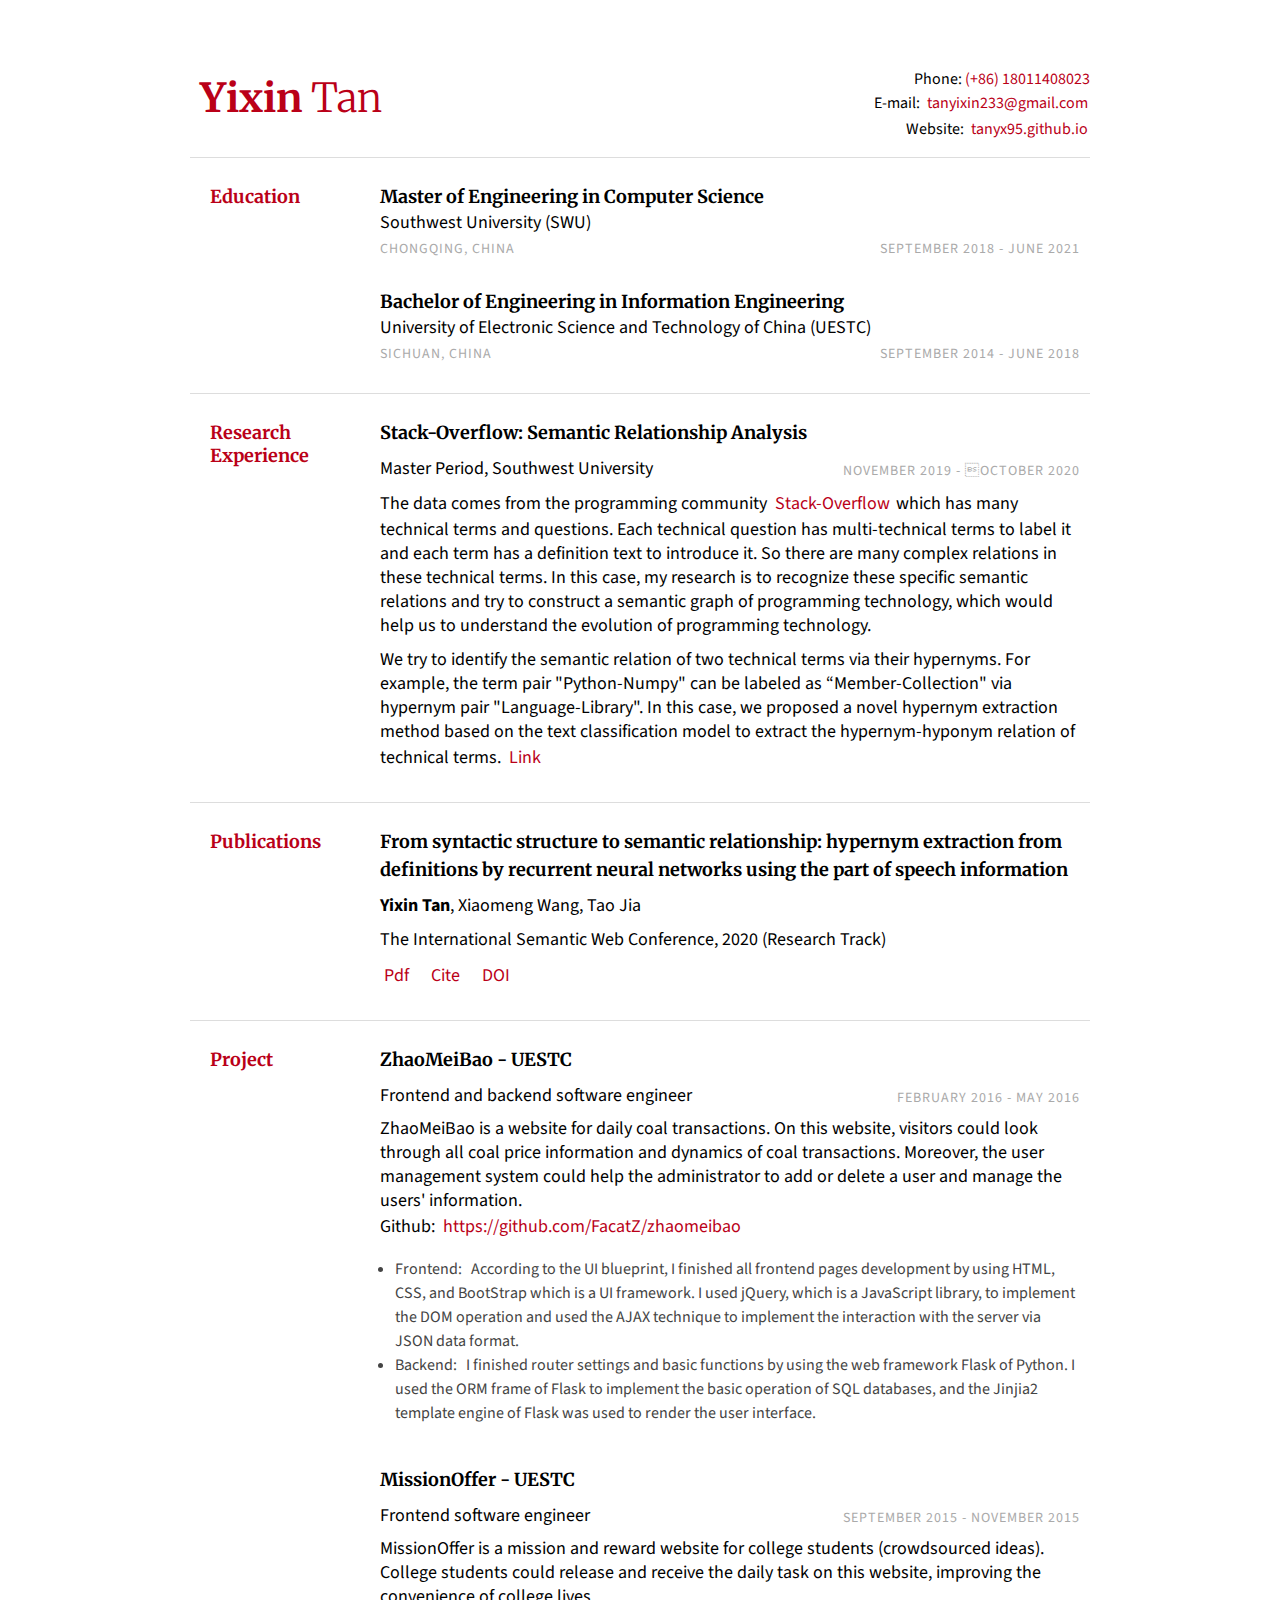
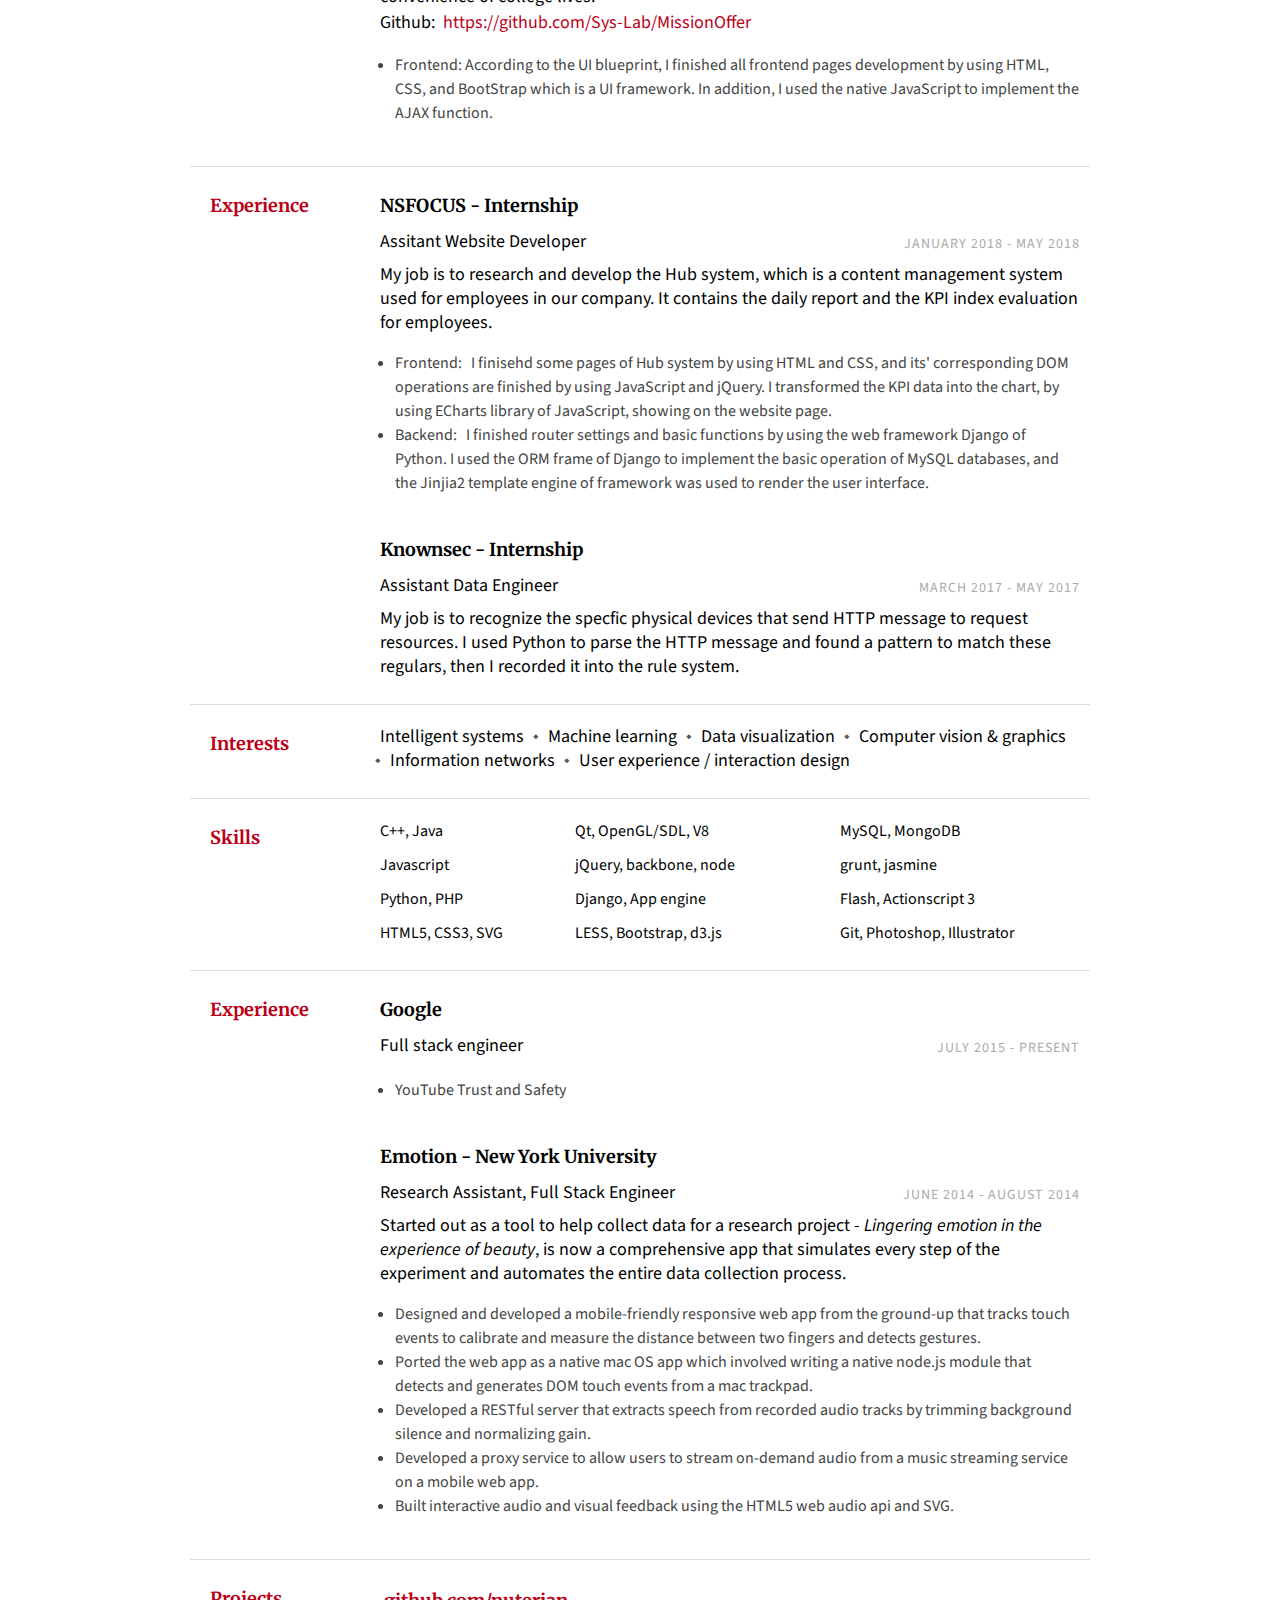
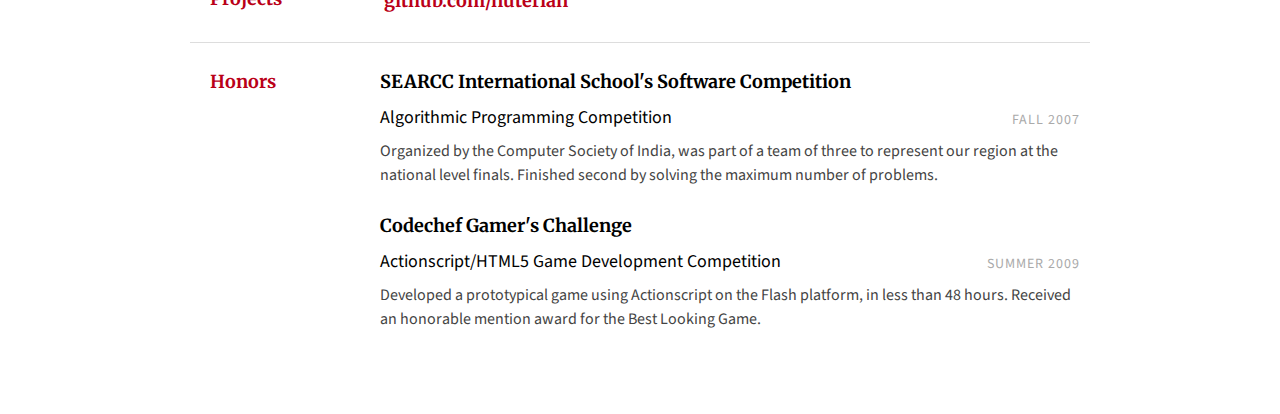
<file: index.html>
<!doctype html>
<html lang="en">
    <head>
        <meta charset="UTF-8">
        <title>Yixin Tan - Curriculum Vitae</title>
        <link rel="stylesheet" href="style.css">
        <link href="https://fonts.googleapis.com/css?family=Merriweather:300,400,700|Source+Sans+Pro:400,400i" rel="stylesheet">
    <body>
        <div class="page">
            <div class="section row">
                <h1 class="col"><span style="font-weight:700">Yixin</span> Tan</h1>
                <div class="contact-info col-right">
                    <div>Phone: <span style="color: #ba0018">(+86) 18011408023</span></div>
                    <div>E-mail: <a href="mailto:tanyixin233@gmail.com">tanyixin233@gmail.com</a></div>
                    <div>Website: <a href="https://tanyx95.github.io/">tanyx95.github.io</a></div>
                </div>
            </div>
            <div class="section row">
                <h2 class="col">Education</h2>
                <div class="section-text col-right">
                    <h3><span class="emph">Master of Engineering</span> in Computer Science</h3>
                    <div>Southwest University (SWU)</div>
                    <div class="row">
                        <div class="col light">Chongqing, China</div>
                        <div class="col-right light">September 2018 - June 2021</div>
                    </div>
                </div>
                <div class="section-text col-right">
                    <h3><span class="emph">Bachelor of Engineering</span> in Information Engineering</h3>
                    <div>University of Electronic Science and Technology of China (UESTC)</div>
                    <div class="row">
                        <div class="col light">Sichuan, China</div>
                        <div class="col-right light	">September 2014 - June 2018</div>
                    </div>
                </div>
            </div>
            <div class="section row">
                <h2 class="col">Research Experience</h2>
                <div class="section-text col-right">
                    <div class="row">
                        <div class="col">
                            <h3>Stack-Overflow: Semantic Relationship Analysis</h3>
                        </div>
                    </div>
                    <div class="row subsection">
                        <div class="emph col">Master Period, Southwest University</div>
                        <div class="col-right light">November 2019 - October 2020</div>
                    </div>
                    <div>
                        The data comes from the programming community <a href="https://stackoverflow.com/">Stack-Overflow</a> which has many technical terms and questions. 
                        Each technical question has multi-technical terms to label it and each term has a definition text to introduce it.
                        So there are many complex relations in these technical terms.
                        In this case, my research is to recognize these specific semantic relations and try to construct a semantic graph of programming technology, which would help us to understand the evolution of programming technology.
                    </div>
                    <div style="margin: 10px 0 5px;">
                        We try to identify the semantic relation of two technical terms via their hypernyms. 
                        For example, the term pair "Python-Numpy" can be labeled as “Member-Collection" via hypernym pair "Language-Library". 
                        In this case, we proposed a novel hypernym extraction method based on the text classification model to extract the hypernym-hyponym relation of technical terms. <a href="#ISWC2020">Link</a>
                    </div>
                </div>
            </div>
            <div class="section row">
                <h2 class="col">Publications</h2>
                <div class="section-text col-right" id="ISWC2020">
                    <div class="row">
                        <div class="col">
                            <h3>From syntactic structure to semantic relationship: hypernym extraction from definitions by recurrent neural networks using the part of speech information</h3>
                        </div>
                    </div>
                    <div class="row subsection">
                        <div class="emph col"><strong>Yixin Tan</strong>, Xiaomeng Wang, Tao Jia</div>
                    </div>
                    <div class="row subsection">
                        <div class="emph col">The International Semantic Web Conference, 2020 (Research Track)</div>
                    </div>
                    <div class="row subsection paper_link">
                        <a href="https://arxiv.org/abs/2012.03418">Pdf</a>
                        <a href="bibtex.html?id=ISWC2020">Cite</a>
                        <a href="https://link.springer.com/chapter/10.1007/978-3-030-62419-4_30">DOI</a>
                    </div>
                </div>
            </div>
            <div class="section row">
                <h2 class="col">Project</h2>
                <div class="section-text col-right">
                    <div class="row">
                        <div class="col">
                            <h3>ZhaoMeiBao - UESTC</h3>
                        </div>
                    </div>
                    <div class="row subsection">
                        <div class="emph col">Frontend and backend software engineer</div>
                        <div class="col-right light">February 2016 - May 2016</div>
                    </div>
                    <div>
                        ZhaoMeiBao is a website for daily coal transactions.
                        On this website, visitors could look through all coal price information and dynamics of coal transactions. 
                        Moreover, the user management system could help the administrator to add or delete a user and manage the users' information.
                        </br>Github: <a href="https://github.com/FacatZ/zhaomeibao">https://github.com/FacatZ/zhaomeibao</a>
                    </div>
                    <ul class="desc">
                        <li>
                            Frontend: &nbsp;
                            According to the UI blueprint, I finished all frontend pages development by using HTML, CSS, and BootStrap which is a UI framework. 
                            I used jQuery, which is a JavaScript library, to implement the DOM operation and used the AJAX technique to implement the interaction with the server via JSON data format.
                        </li>
                        <li>
                            Backend: &nbsp;
                            I finished router settings and basic functions by using the web framework Flask of Python. 
                            I used the ORM frame of Flask to implement the basic operation of SQL databases, and the Jinjia2 template engine of Flask was used to render the user interface.
                        </li>
                    </ul>
                </div>
                <div class="section-text col-right">
                    <div class="row">
                        <div class="col">
                            <h3>MissionOffer - UESTC</h3>
                        </div>
                    </div>
                    <div class="row subsection">
                        <div class="emph col">Frontend software engineer</div>
                        <div class="col-right light">September 2015 - November 2015</div>
                    </div>
                    <div>
                        MissionOffer is a mission and reward website for college students (crowdsourced ideas). 
                        College students could release and receive the daily task on this website, improving the convenience of college lives.
                        </br>Github: <a href="https://github.com/Sys-Lab/MissionOffer">https://github.com/Sys-Lab/MissionOffer</a>
                    </div>
                    <ul class="desc">
                        <li>Frontend: According to the UI blueprint, I finished all frontend pages development by using HTML, CSS, and BootStrap which is a UI framework. In addition, I used the native JavaScript to implement the AJAX function.</li>
                    </ul>
                </div>
            </div>
            <div class="section row">
                <h2 class="col">Experience</h2>
                <div class="section-text col-right">
                    <div class="row">
                        <div class="col">
                            <h3>NSFOCUS - Internship</h3>
                        </div>
                    </div>
                    <div class="row subsection">
                        <div class="emph col">Assitant Website Developer</div>
                        <div class="col-right light">January 2018 - May 2018</div>
                    </div>
                    <div>
                        My job is to research and develop the Hub system, which is a content management system used for employees in our company. 
                        It contains the daily report and the KPI index evaluation for employees.
                    </div>
                    <ul class="desc">
                        <li>
                            Frontend: &nbsp;
                            I finisehd some pages of Hub system by using HTML and CSS, and its' corresponding DOM operations are finished by using JavaScript and jQuery. 
                            I transformed the KPI data into the chart, by using ECharts library of JavaScript, showing on the website page.
                        </li>
                        <li>
                            Backend: &nbsp;
                            I finished router settings and basic functions by using the web framework Django of Python. 
                            I used the ORM frame of Django to implement the basic operation of MySQL databases, and the Jinjia2 template engine of framework was used to render the user interface.
                        </li>
                    </ul>
                </div>
                <div class="section-text col-right">
                    <div class="row">
                        <div class="col">
                            <h3>Knownsec - Internship</h3>
                        </div>
                    </div>
                    <div class="row subsection">
                        <div class="emph col">Assistant Data Engineer</div>
                        <div class="col-right light">March 2017 - May 2017</div>
                    </div>
                    <div>
                        My job is to recognize the specfic physical devices that send HTTP message to request resources. 
                        I used Python to parse the HTTP message and found a pattern to match these regulars, then I recorded it into the rule system.
                    </div>
                </div>
            </div>
            
            <div class="section row">
                <h2 class="col">Interests</h2>
                <div class="section-text col-right"><span class="key">Intelligent systems</span> <span class="key">Machine learning</span> <span class="key">Data visualization</span> <span class="key">Computer vision &amp; graphics</span> <span class="key">Information networks</span> <span class="key">User experience / interaction design</span> </div>
            </div>
            <div class="section row">
                <h2 class="col">Skills</h2>
                <div class="section-text col-right row">
                    <ul class="skills" style="width:25%">
                        <li>C++, Java</li>
                        <li>Javascript</li>
                        <li>Python, PHP</li>
                        <li>HTML5, CSS3, SVG</li>
                    </ul>
                    <ul class="skills" style="width:35%">
                        <li>Qt, OpenGL/SDL, V8</li>
                        <li>jQuery, backbone, node</li>
                        <li>Django, App engine</li>
                        <li>LESS, Bootstrap, d3.js</li>
                        
                    </ul>
                    <ul class="skills">
                        <li>MySQL, MongoDB</li>
                        <li>grunt, jasmine</li>
                        <li>Flash, Actionscript 3</li>
                        <li>Git, Photoshop, Illustrator</li>
                    </ul>
                </div>
            </div>
            <div class="section row">
                <h2 class="col">Experience</h2>
                <div class="section-text col-right">
                    <div class="row">
                        <div class="col">
                            <h3>Google</h3>
                        </div>
                    </div>
                    <div class="row subsection">
                        <div class="emph col">Full stack engineer</div>
                        <div class="col-right light">July 2015 - Present</div>
                    </div>
                    <ul class="desc">
                        <li>YouTube Trust and Safety</li>
                </div>
                <div class="section-text col-right">
                    <div class="row">
                        <div class="col">
                            <h3>Emotion - New York University</h3>
                        </div>
                    </div>
                    <div class="row subsection">
                        <div class="emph col">Research Assistant, Full Stack Engineer</div>
                        <div class="col-right light">June 2014 - August 2014</div>
                    </div>
                    <div>Started out as a tool to help collect data for a research project - <i>Lingering emotion in the experience of beauty</i>, is now a comprehensive app that simulates every step of the experiment and automates the entire data collection process.
                    </div>
                    <ul class="desc">
                        <li>Designed and developed a mobile-friendly responsive web app from the ground-up that tracks touch events to calibrate and measure the distance between two fingers and detects gestures.</li>
                        <li>Ported the web app as a native mac OS app which involved writing a native node.js module that detects and generates DOM touch events from a mac trackpad.</li>
                        <li>Developed a RESTful server that extracts speech from recorded audio tracks by trimming background silence and normalizing gain.</li>
                        <li>Developed a proxy service to allow users to stream on-demand audio from a music streaming service on a mobile web app.</li>
                        <li>Built interactive audio and visual feedback using the HTML5 web audio api and SVG.</li>
                </div>
            </div>
            <div class="section row">
                <h2 class="col">Projects</h2>
                <div class="section-text col-right">
                    <h3><a href="https://github.com/nuterian">github.com/nuterian</a></h3>
                </div>
            </div>
            
            <div class="section row">
                <h2 class="col">Honors</h2>
                <div class="section-text col-right">
                    <div class="row">
                        <div class="col">
                            <h3>SEARCC International School's Software Competition</h3>
                        </div>
                    </div>
                    <div class="row subsection">
                        <div class="emph col">Algorithmic Programming Competition</div>
                        <div class="col-right light">Fall 2007</div>
                    </div>
                    <div class="desc">Organized by the Computer Society of India, was part of a team of three to represent our region at
                        the national level finals. Finished <span class="emph">second</span> by solving the maximum number of problems.
                    </div>
                </div>
                			
                <div class="section-text col-right">
                    <div class="row">
                        <div class="col">
                            <h3>Codechef Gamer's Challenge</h3>
                        </div>
                    </div>
                    <div class="row subsection">
                        <div class="emph col">Actionscript/HTML5 Game Development Competition</div>
                        <div class="col-right light">Summer 2009</div>
                    </div>
                    <div class="desc">Developed a prototypical game using Actionscript on the Flash platform, in less than 48 hours. Received an honorable mention award for the <span class="emph">Best Looking Game</span>.</div>
                </div>
            </div>
        </div>
    </body>
</html>
</file>
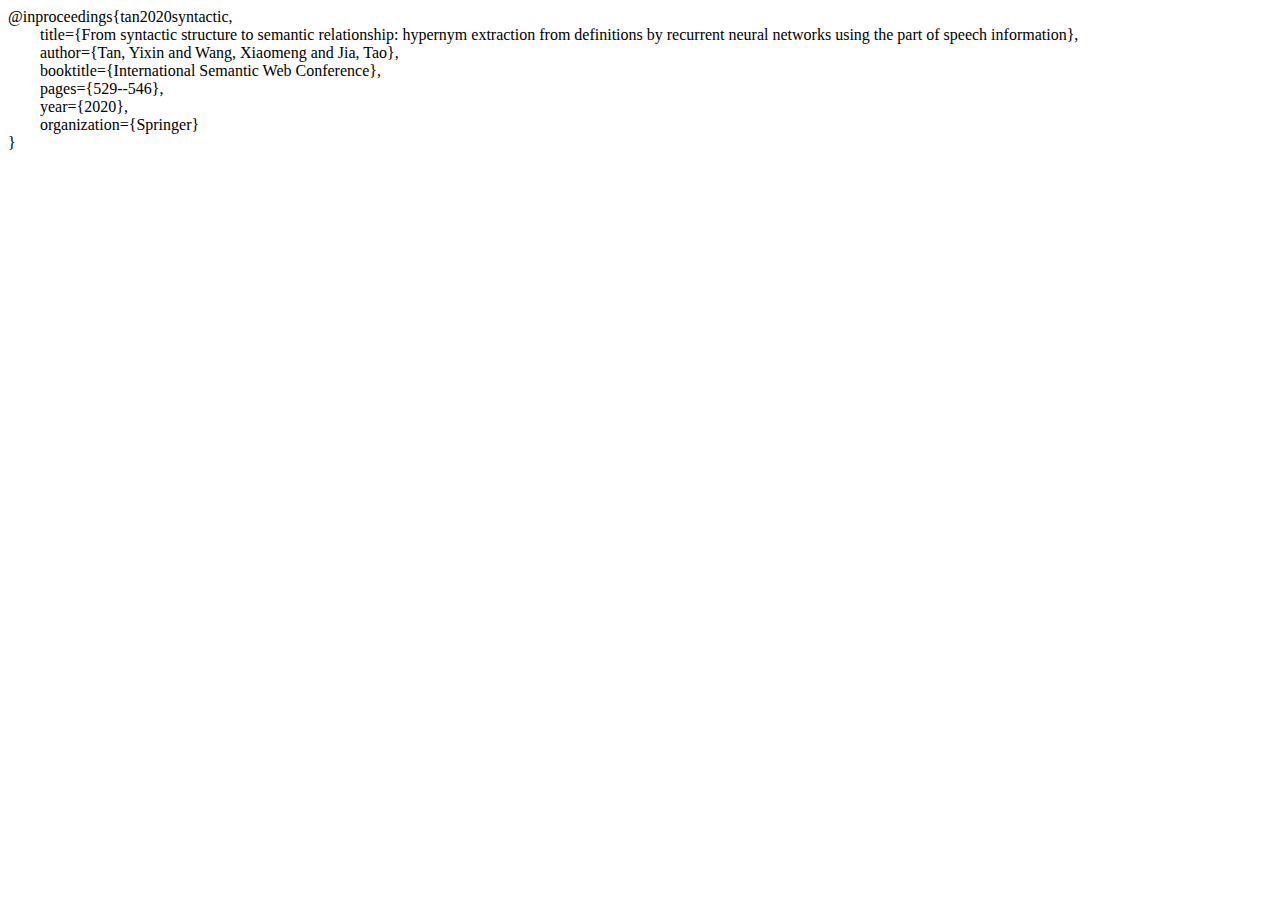
<file: bibtex.html>
<!--
 * @Author: your name
 * @Date: 2021-08-09 17:14:42
 * @LastEditTime: 2021-08-09 17:23:45
 * @LastEditors: Please set LastEditors
 * @Description: In User Settings Edit
 * @FilePath: /tanyx95.github.io/bibtex.html
-->
<html>
    <head>
        <meta charset="utf-8">
        <title>bibtex</title>
    </head>
    <body>
        <div>
            @inproceedings{tan2020syntactic, </br>
                &emsp;&emsp;title={From syntactic structure to semantic relationship: hypernym extraction from definitions by recurrent neural networks using the part of speech information},</br>
                &emsp;&emsp;author={Tan, Yixin and Wang, Xiaomeng and Jia, Tao},</br>
                &emsp;&emsp;booktitle={International Semantic Web Conference},</br>
                &emsp;&emsp;pages={529--546},</br>
                &emsp;&emsp;year={2020},</br>
                &emsp;&emsp;organization={Springer}</br>
              }
        </div>
    </body>
</html>
</file>
<file: style.css>
body { margin: 0;
       padding: 0;
       background-color: #fff font-size: 12px;
       font-family: 'Source Sans Pro', sans-serif;
       -webkit-font-smoothing: subpixel-antialiased;
}
* { box-sizing: border-box;
    -moz-box-sizing: border-box;
}

/*
 Primary Rules
*/
h1 { font-weight: 300;
     margin: 5px 0 0;
     font-size: 40px;
     color:#ba0018;
     padding: 0 10px 10px;
     border-radius:2px;
    font-family: 'Merriweather', serif;
}
h2 { color: #ba0018;
     width: 150px;
     font-size: 18px;
     padding-left: 20px;
     padding-top: 12px;
     font-weight:700;
     font-family: 'Merriweather', serif;
}
h3 { font-size: 18px;
     font-weight: bold;
     margin-bottom: 0;
     line-height: 28px;
     font-family: 'Merriweather', serif;
}
h2, h3 { margin-top: 5px }
a { color: #ba0018;
    display: inline-block;
    text-decoration: none;
    padding:2px 4px;
    border-radius:2px;
    margin-right:-2px;
}
a:hover {
  background-color:#ba0018;
  color:#fff;
}
.key:first-child { margin-left: 0 }
.key { margin: 0 10px;
       position: relative;
}
.key::before { content: '◆';
               position: absolute;
               left: -15px;
               color: #555;
               font-size: 7pt;
}
.key:first-child::before { content: '' }
.section { border-bottom: 1px solid #ddd;
           padding: 10px 0 15px;
}
.section:last-child { border: none }
.section-text { width: 80%;
                font-size: 18px;
                line-height: 24px;
                margin: 10px 0 10px;
                padding: 0 10px;
}
.subsection { margin: 10px 0 5px }
.desc { font-size: 16px; font-family: 'Source Sans Pro', sans-serif; color:#444;}
.contact-info { font-size: 16px;
                text-align: right;
}
.light { color: #aaa;letter-spacing:1px;
         font-size: 14px;
         line-height:28px;
         font-family: 'Source Sans Pro', sans-serif;
         text-transform:uppercase;
}
ul{
  padding-left:15px;
}

ul.skills{
  float:left;
  width:30%;
  padding-left:0px;
  margin: 0 20px 0 0;
}

ul.skills li{
  list-style: none;
  font-size:16px;
  margin-bottom:10px;
}

ul.skills li:last-child{
  margin:0;
}

/*
 Float Rules
*/
.row:before, .row:after { content: "";
                          display: table;
}
.row:after { clear: both }
.col { float: left }
.col-right { float: right }

/*
 Page Rules
*/
.page { width: 1000px;
        min-height: 29.7cm;
        margin: 1cm auto;

        background: white;
        padding: 20px 50px;
}
.subpage { padding: 1cm;
           border: 1px red solid;
           height: 297mm;
}

.paper_link a{
  margin-right: 10px;
}

@page { size: A4;
        margin: 0;
}

@media print {
    .page { margin: 0;
            border: initial;
            border-radius: initial;
            width: initial;
            min-height: initial;
            box-shadow: initial;
            background: initial;
            page-break-after: always;
    }
    .page-break{
      page-break-before: always;
      padding-top:30px;
    }

    body { font-size: 12pt;}
    h1{
      font-size: 23pt;
    }

    h2{
      font-size:10pt;
      width: 3cm;
      padding-left: 10px;
    }

    h3 { font-size: 10pt; line-height:11pt}

    .section-text { font-size: 9pt; line-height: 14pt; }

    .light { font-size: 7.5pt; line-height:12pt; color:#ddd; }
    
    .page { width: 21cm }
    ul {margin:5px 0 0}
    .section { padding: 5px 0 8px }
    .section-text { width: 15cm; margin: 5px 0 5px;}
    .subsection { margin: 5px 0 0 }
    .desc { font-size: 9pt }
    
    .contact-info { font-size: 9pt}
    
    ul.skills{margin: 0 10px 0 0;}
    ul.skills li{ font-size: 9pt; margin-bottom:0}

}
</file>
